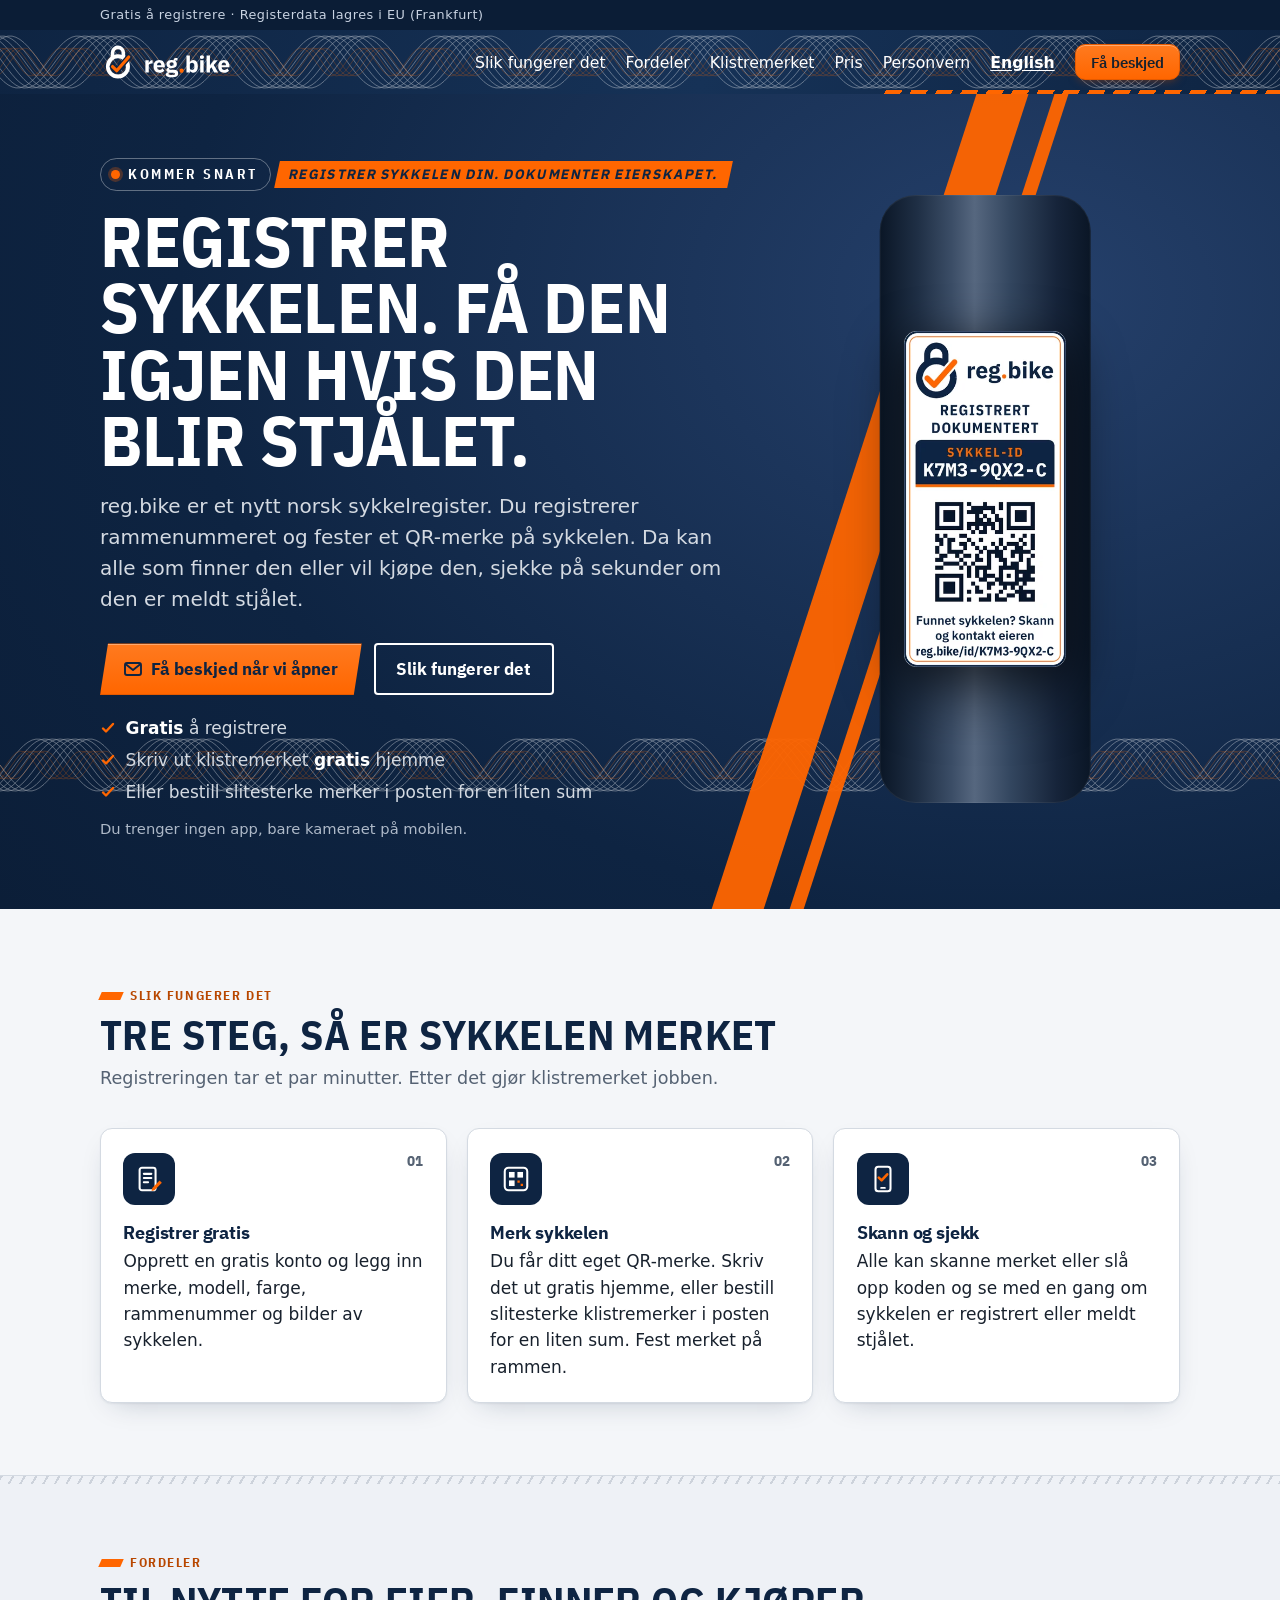
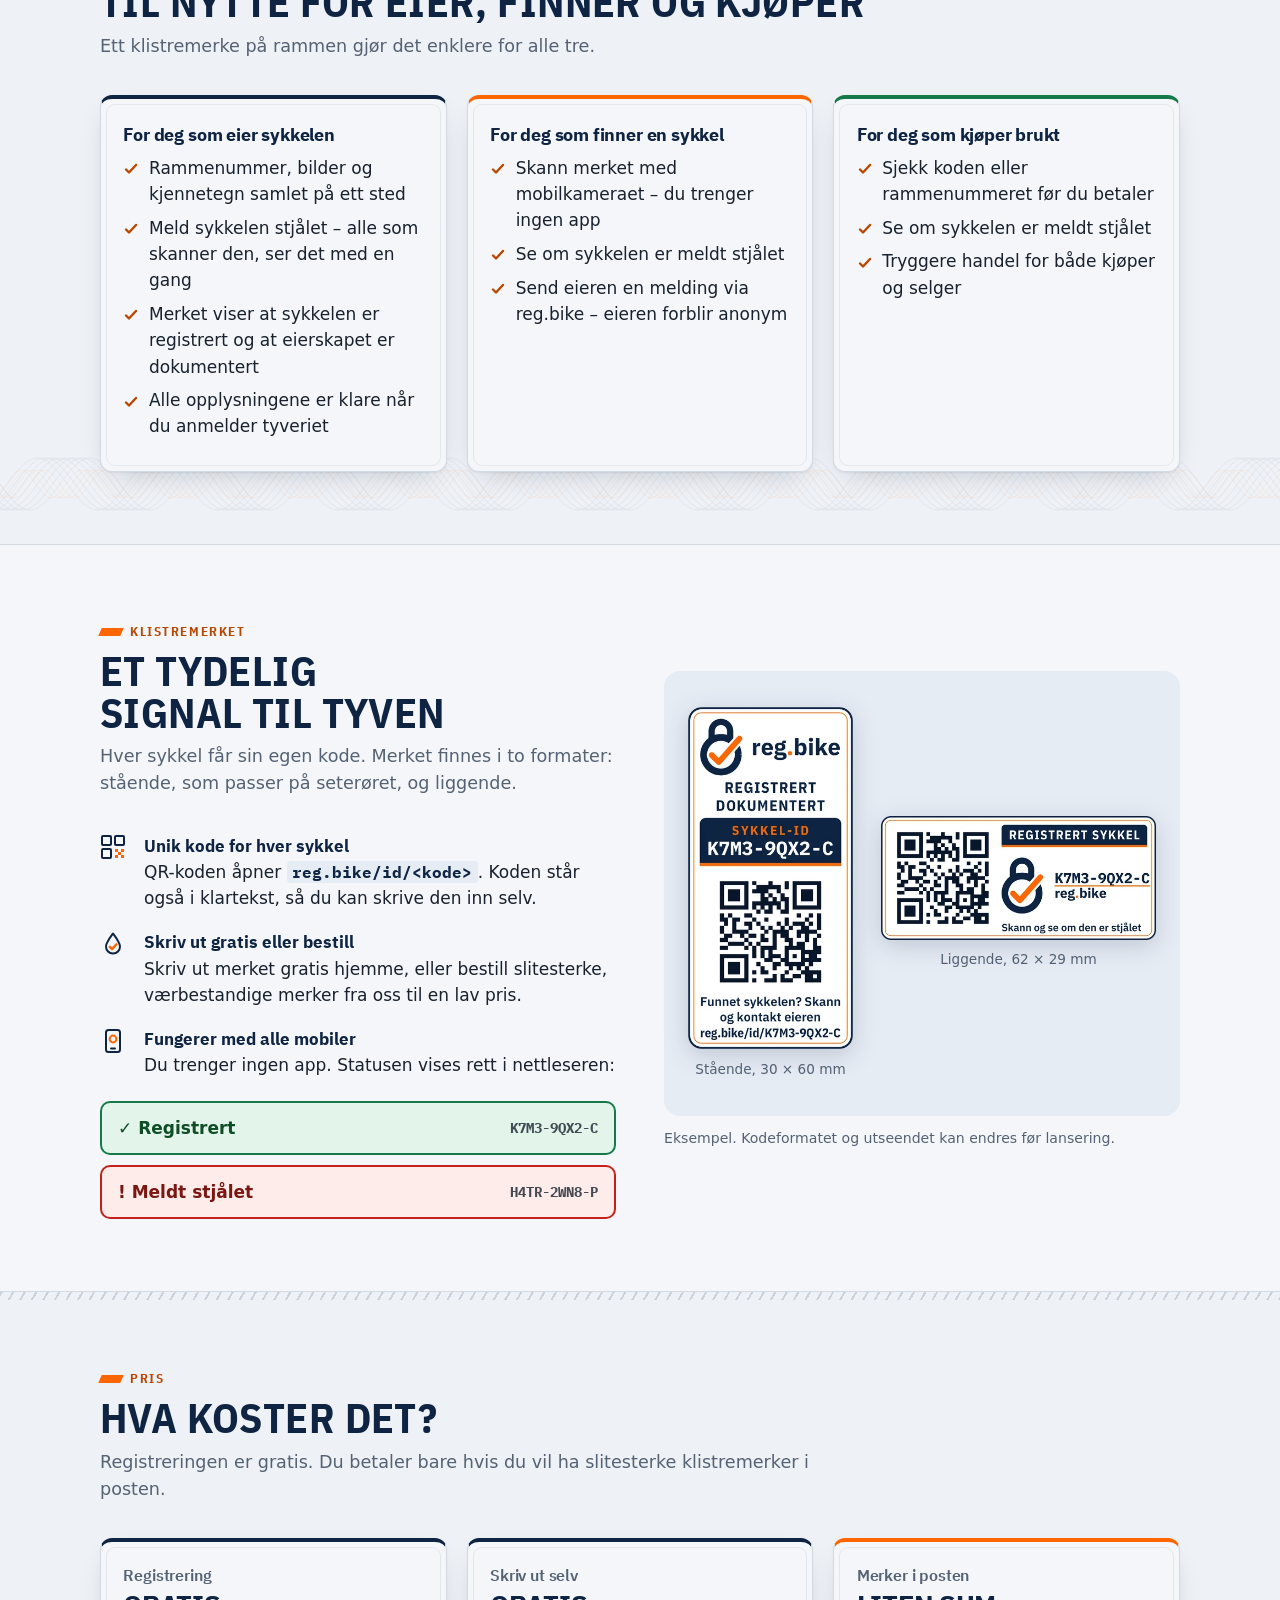
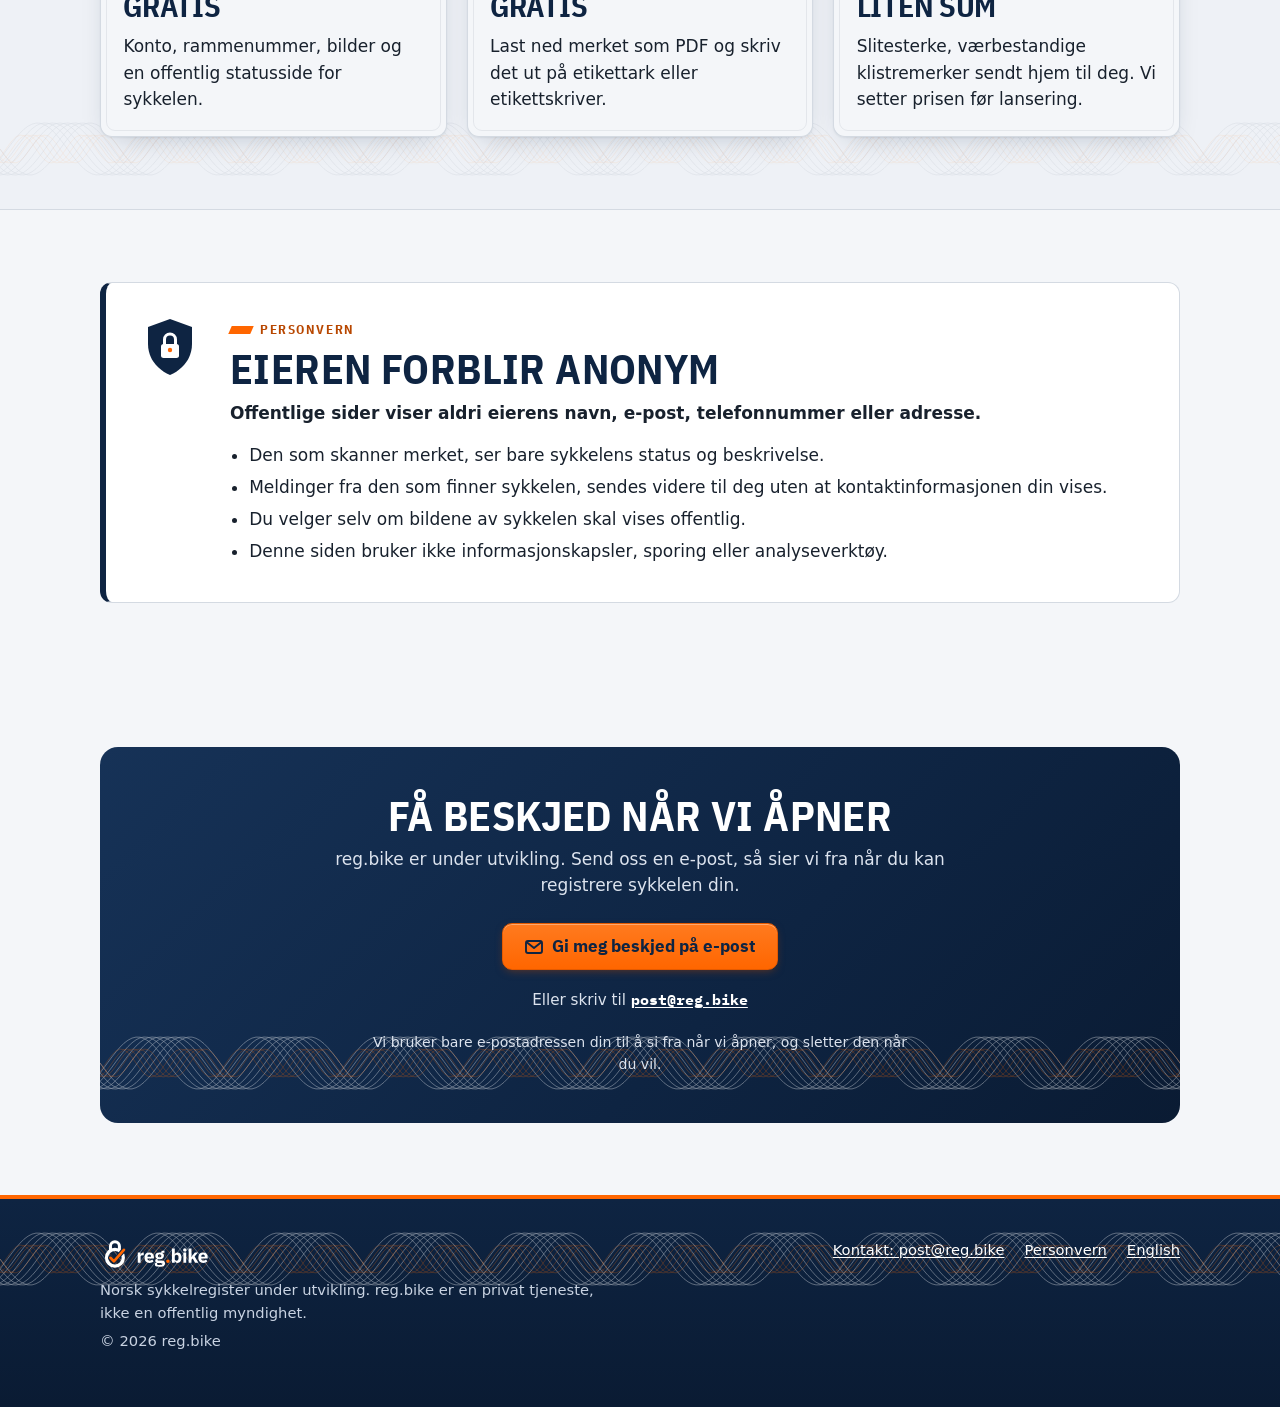
<file: index.html>
<!doctype html>
<html lang="nb">
<head>
<meta charset="utf-8">
<meta name="viewport" content="width=device-width, initial-scale=1">
<meta http-equiv="Content-Security-Policy" content="default-src 'none'; img-src 'self' data:; style-src 'self'; font-src 'self'; manifest-src 'self'; base-uri 'none'; form-action 'none'">
<meta name="referrer" content="strict-origin-when-cross-origin">
<title>reg.bike – norsk sykkelregister · Kommer snart</title>
<meta name="description" content="Registrer sykkelen gratis og få ditt eget QR-merke. Skriv det ut selv, eller bestill slitesterke merker i posten. Alle som finner sykkelen eller vil kjøpe den, kan sjekke om den er meldt stjålet. Kommer snart.">
<link rel="canonical" href="https://reg.bike/">
<link rel="alternate" hreflang="nb" href="https://reg.bike/">
<link rel="alternate" hreflang="en" href="https://reg.bike/en/">
<link rel="alternate" hreflang="x-default" href="https://reg.bike/">
<meta property="og:type" content="website">
<meta property="og:site_name" content="reg.bike">
<meta property="og:url" content="https://reg.bike/">
<meta property="og:title" content="reg.bike · Registrer sykkelen din. Dokumenter eierskapet.">
<meta property="og:description" content="Registrer sykkelen gratis og få ditt eget QR-merke. Skriv det ut selv, eller bestill slitesterke merker i posten. Alle som finner sykkelen eller vil kjøpe den, kan sjekke om den er meldt stjålet. Kommer snart.">
<meta property="og:locale" content="nb_NO">
<meta property="og:locale:alternate" content="en_GB">
<meta property="og:image" content="https://reg.bike/og-image.png">
<meta property="og:image:type" content="image/png">
<meta property="og:image:width" content="1200">
<meta property="og:image:height" content="630">
<meta property="og:image:alt" content="reg.bike-logoen og et QR-merke til sykkelen med teksten «Registrer sykkelen din. Dokumenter eierskapet.»">
<meta name="twitter:card" content="summary_large_image">
<meta name="twitter:title" content="reg.bike · Registrer sykkelen din. Dokumenter eierskapet.">
<meta name="twitter:description" content="Registrer sykkelen gratis og få ditt eget QR-merke. Skriv det ut selv, eller bestill slitesterke merker i posten. Alle som finner sykkelen eller vil kjøpe den, kan sjekke om den er meldt stjålet. Kommer snart.">
<meta name="twitter:image" content="https://reg.bike/og-image.png">
<meta name="twitter:image:alt" content="reg.bike-logoen og et QR-merke til sykkelen med teksten «Registrer sykkelen din. Dokumenter eierskapet.»">
<meta name="theme-color" content="#0E2442">
<link rel="preload" href="fonts/IBMPlexSans-Bold.woff2" as="font" type="font/woff2" crossorigin>
<link rel="preload" href="fonts/IBMPlexSansCondensed-Bold.woff2" as="font" type="font/woff2" crossorigin>
<link rel="stylesheet" href="style.css">
<link rel="icon" href="favicon.ico" sizes="48x48">
<link rel="icon" href="favicon.svg" type="image/svg+xml">
<link rel="apple-touch-icon" href="apple-touch-icon.png">
<link rel="manifest" href="site.webmanifest">
</head>
<body>
<a class="skip" href="#main">Gå til hovedinnholdet</a>
<div class="strip"><div class="wrap">Gratis å registrere · Registerdata lagres i EU (Frankfurt)</div></div>
<header class="top">
  <div class="wrap bar">
    <a class="brand" href="./" aria-label="reg.bike – til forsiden"><img src="img/lockup-reverse.svg" alt="reg.bike" width="128" height="35"></a>
    <nav aria-label="Hovedmeny">
     <ul class="nav">
      <li class="hide-sm"><a href="#slik">Slik fungerer det</a></li>
      <li class="hide-sm"><a href="#fordeler">Fordeler</a></li>
      <li class="hide-sm"><a href="#merket">Klistremerket</a></li>
      <li class="hide-sm"><a href="#pris">Pris</a></li>
      <li class="hide-sm"><a href="#personvern">Personvern</a></li>
      <li><a class="lang" href="en/" hreflang="en" lang="en" aria-label="Read this page in English">English</a></li>
      <li><a class="btn" href="#beskjed">Få beskjed</a></li>
     </ul>
    </nav>
  </div>
</header>
<main id="main">
<section class="hero" aria-labelledby="hero-title">
  <div class="wrap">
    <div>
      <p class="soon">Kommer snart</p>
      <p class="slogan">Registrer sykkelen din. Dokumenter eierskapet.</p>
      <h1 id="hero-title">Registrer sykkelen. Få den igjen hvis den blir stjålet.</h1>
      <p class="lead">reg.bike er et nytt norsk sykkelregister. Du registrerer rammenummeret og fester et QR-merke på sykkelen. Da kan alle som finner den eller vil kjøpe den, sjekke på sekunder om den er meldt stjålet.</p>
      <div class="actions">
        <a class="btn" href="mailto:post@reg.bike?subject=Gi%20meg%20beskjed%20n%C3%A5r%20reg.bike%20%C3%A5pner&amp;body=Hei%21%0A%0AGi%20meg%20beskjed%20n%C3%A5r%20jeg%20kan%20registrere%20sykkelen%20min%20p%C3%A5%20reg.bike.%0A%0A"><svg width="20" height="20" viewBox="0 0 20 20" aria-hidden="true" focusable="false"><rect x="2" y="4" width="16" height="12" rx="2" fill="none" stroke="currentColor" stroke-width="1.9"/><path d="M2.8 5.2L10 11l7.2-5.8" fill="none" stroke="currentColor" stroke-width="1.9" stroke-linejoin="round"/></svg>Få beskjed når vi åpner</a>
        <a class="btn ghost" href="#slik">Slik fungerer det</a>
      </div>
      <ul class="perks"><li><strong>Gratis</strong> å registrere</li><li>Skriv ut klistremerket <strong>gratis</strong> hjemme</li><li>Eller bestill slitesterke merker i posten for en liten sum</li></ul>
      <p class="fine">Du trenger ingen app, bare kameraet på mobilen.</p>
    </div>
    <div class="tube">
      <picture>
        <source type="image/webp" srcset="img/sticker-portrait-30x60-color.webp 1x, img/sticker-portrait-30x60-color@2x.webp 2x">
        <img src="img/sticker-portrait-30x60-color.png" srcset="img/sticker-portrait-30x60-color@2x.png 2x" width="300" height="622" alt="Eksempel på et stående reg.bike-merke til seterøret: «Registrert · Dokumentert», sykkel-ID K7M3-9QX2-C, QR-kode og teksten «Funnet sykkelen? Skann og kontakt eieren»." fetchpriority="high">
      </picture>
    </div>
  </div>
</section>

<section class="section" id="slik" aria-labelledby="how-title">
  <div class="wrap">
    <p class="kicker">Slik fungerer det</p>
    <h2 id="how-title">Tre steg, så er sykkelen merket</h2>
    <p class="intro">Registreringen tar et par minutter. Etter det gjør klistremerket jobben.</p>
    <ol class="steps">
      <li class="step"><span class="num" aria-hidden="true">01</span><span class="icon"><svg viewBox="0 0 32 32" aria-hidden="true" focusable="false"><rect x="6" y="4" width="17" height="24" rx="2.5" fill="none" stroke="#FFFFFF" stroke-width="2.2"/><path d="M10.5 10.5h8M10.5 15h8M10.5 19.5h4.5" stroke="#FFFFFF" stroke-width="2.2" stroke-linecap="round"/><path d="M19.5 25.5l7.8-7.8 2.4 2.4-7.8 7.8-3.2.8z" fill="#FF6600"/></svg></span>
        <h3>Registrer gratis</h3><p>Opprett en gratis konto og legg inn merke, modell, farge, rammenummer og bilder av sykkelen.</p></li>
      <li class="step"><span class="num" aria-hidden="true">02</span><span class="icon"><svg viewBox="0 0 32 32" aria-hidden="true" focusable="false"><rect x="4" y="4" width="24" height="24" rx="4" fill="none" stroke="#FFFFFF" stroke-width="2.2"/><rect x="8.5" y="8.5" width="6" height="6" fill="#FFFFFF"/><rect x="17.5" y="8.5" width="6" height="6" fill="#FFFFFF"/><rect x="8.5" y="17.5" width="6" height="6" fill="#FFFFFF"/><path d="M17.5 17.5h2.5v2.5h-2.5zM21 21h2.5v2.5H21z" fill="#FF6600"/></svg></span>
        <h3>Merk sykkelen</h3><p>Du får ditt eget QR-merke. Skriv det ut gratis hjemme, eller bestill slitesterke klistremerker i posten for en liten sum. Fest merket på rammen.</p></li>
      <li class="step"><span class="num" aria-hidden="true">03</span><span class="icon"><svg viewBox="0 0 32 32" aria-hidden="true" focusable="false"><rect x="8" y="3" width="16" height="26" rx="3" fill="none" stroke="#FFFFFF" stroke-width="2.2"/><path d="M14 25.5h4" stroke="#FFFFFF" stroke-width="2" stroke-linecap="round"/><path d="M11.5 14.5l3 3 6-6.5" fill="none" stroke="#FF6600" stroke-width="2.8" stroke-linecap="round" stroke-linejoin="round"/></svg></span>
        <h3>Skann og sjekk</h3><p>Alle kan skanne merket eller slå opp koden og se med en gang om sykkelen er registrert eller meldt stjålet.</p></li>
    </ol>
  </div>
</section>

<section class="section alt" id="fordeler" aria-labelledby="ben-title">
  <div class="wrap">
    <p class="kicker">Fordeler</p>
    <h2 id="ben-title">Til nytte for eier, finner og kjøper</h2>
    <p class="intro">Ett klistremerke på rammen gjør det enklere for alle tre.</p>
    <div class="cards">
      <article class="card owner"><h3>For deg som eier sykkelen</h3><ul><li>Rammenummer, bilder og kjennetegn samlet på ett sted</li><li>Meld sykkelen stjålet – alle som skanner den, ser det med en gang</li><li>Merket viser at sykkelen er registrert og at eierskapet er dokumentert</li><li>Alle opplysningene er klare når du anmelder tyveriet</li></ul></article>
      <article class="card finder"><h3>For deg som finner en sykkel</h3><ul><li>Skann merket med mobilkameraet – du trenger ingen app</li><li>Se om sykkelen er meldt stjålet</li><li>Send eieren en melding via reg.bike – eieren forblir anonym</li></ul></article>
      <article class="card buyer"><h3>For deg som kjøper brukt</h3><ul><li>Sjekk koden eller rammenummeret før du betaler</li><li>Se om sykkelen er meldt stjålet</li><li>Tryggere handel for både kjøper og selger</li></ul></article>
    </div>
  </div>
</section>

<section class="section" id="merket" aria-labelledby="st-title">
  <div class="wrap sticker-grid">
    <div>
      <p class="kicker">Klistremerket</p>
      <h2 id="st-title">Et tydelig signal til tyven</h2>
      <p class="intro">Hver sykkel får sin egen kode. Merket finnes i to formater: stående, som passer på seterøret, og liggende.</p>
      <ul class="facts">
        <li><svg viewBox="0 0 26 26" aria-hidden="true" focusable="false"><rect x="2" y="2" width="9" height="9" rx="1" fill="none" stroke="#0E2442" stroke-width="2"/><rect x="15" y="2" width="9" height="9" rx="1" fill="none" stroke="#0E2442" stroke-width="2"/><rect x="2" y="15" width="9" height="9" rx="1" fill="none" stroke="#0E2442" stroke-width="2"/><path d="M15 15h3v3h-3zM21 15h3v3h-3zM18 18h3v3h-3zM15 21h3v3h-3zM21 21h3v3h-3z" fill="#FF6600"/></svg><div><strong>Unik kode for hver sykkel</strong>QR-koden åpner <span class="url">reg.bike/id/&lt;kode&gt;</span>. Koden står også i klartekst, så du kan skrive den inn selv.</div></li>
        <li><svg viewBox="0 0 26 26" aria-hidden="true" focusable="false"><path d="M13 2.5C9 8 6 11.8 6 15.6a7 7 0 0 0 14 0C20 11.8 17 8 13 2.5z" fill="none" stroke="#0E2442" stroke-width="2" stroke-linejoin="round"/><path d="M9.8 15.8l2.3 2.3 4.3-4.8" fill="none" stroke="#FF6600" stroke-width="2.4" stroke-linecap="round" stroke-linejoin="round"/></svg><div><strong>Skriv ut gratis eller bestill</strong>Skriv ut merket gratis hjemme, eller bestill slitesterke, værbestandige merker fra oss til en lav pris.</div></li>
        <li><svg viewBox="0 0 26 26" aria-hidden="true" focusable="false"><rect x="6" y="2" width="14" height="22" rx="2.5" fill="none" stroke="#0E2442" stroke-width="2"/><circle cx="13" cy="11" r="3.4" fill="none" stroke="#FF6600" stroke-width="2"/><path d="M11 20.5h4" stroke="#0E2442" stroke-width="2" stroke-linecap="round"/></svg><div><strong>Fungerer med alle mobiler</strong>Du trenger ingen app. Statusen vises rett i nettleseren:</div></li>
      </ul>
      <div class="status" role="list">
        <div class="pill ok" role="listitem">✓ Registrert<code>K7M3-9QX2-C</code></div>
        <div class="pill bad" role="listitem">! Meldt stjålet<code>H4TR-2WN8-P</code></div>
      </div>
    </div>
    <div>
      <div class="sticker-show">
        <figure class="portrait">
          <picture><source type="image/webp" srcset="img/sticker-portrait-30x60-color.webp 1x, img/sticker-portrait-30x60-color@2x.webp 2x"><img src="img/sticker-portrait-30x60-color.png" width="300" height="622" alt="Stående reg.bike-merke med sykkel-ID og QR-kode" decoding="async"></picture>
          <figcaption>Stående, 30&nbsp;×&nbsp;60&nbsp;mm</figcaption>
        </figure>
        <figure class="landscape">
          <picture><source type="image/webp" srcset="img/sticker-62x29-color.webp 1x, img/sticker-62x29-color@2x.webp 2x"><img src="img/sticker-62x29-color.png" width="520" height="234" alt="Liggende reg.bike-merke med teksten «Registrert sykkel», QR-kode, koden K7M3-9QX2-C og «Skann og se om den er stjålet»" decoding="async"></picture>
          <figcaption>Liggende, 62&nbsp;×&nbsp;29&nbsp;mm</figcaption>
        </figure>
      </div>
      <p class="hint">Eksempel. Kodeformatet og utseendet kan endres før lansering.</p>
    </div>
  </div>
</section>

<section class="section alt" id="pris" aria-labelledby="pc-title">
  <div class="wrap">
    <p class="kicker">Pris</p>
    <h2 id="pc-title">Hva koster det?</h2>
    <p class="intro">Registreringen er gratis. Du betaler bare hvis du vil ha slitesterke klistremerker i posten.</p>
    <div class="prices">
      <article class="price free"><h3>Registrering</h3><p class="amt">Gratis</p><p>Konto, rammenummer, bilder og en offentlig statusside for sykkelen.</p></article>
      <article class="price free"><h3>Skriv ut selv</h3><p class="amt">Gratis</p><p>Last ned merket som PDF og skriv det ut på etikettark eller etikettskriver.</p></article>
      <article class="price paid"><h3>Merker i posten</h3><p class="amt">Liten sum</p><p>Slitesterke, værbestandige klistremerker sendt hjem til deg. Vi setter prisen før lansering.</p></article>
    </div>
  </div>
</section>

<section class="section" id="personvern" aria-labelledby="pr-title">
  <div class="wrap">
    <div class="privacy">
      <svg class="shield" viewBox="0 0 64 64" aria-hidden="true" focusable="false"><path d="M32 4l22 8v17c0 14.5-9.4 25.6-22 31C19.4 54.6 10 43.5 10 29V12z" fill="#0E2442"/><rect x="23" y="29" width="18" height="14" rx="2.5" fill="#fff"/><path d="M26.5 29v-4.5a5.5 5.5 0 0 1 11 0V29" fill="none" stroke="#fff" stroke-width="3"/><circle cx="32" cy="35" r="2.2" fill="#FF6600"/></svg>
      <div>
        <p class="kicker">Personvern</p>
        <h2 id="pr-title">Eieren forblir anonym</h2>
        <p><strong>Offentlige sider viser aldri eierens navn, e-post, telefonnummer eller adresse.</strong></p>
        <ul><li>Den som skanner merket, ser bare sykkelens status og beskrivelse.</li><li>Meldinger fra den som finner sykkelen, sendes videre til deg uten at kontaktinformasjonen din vises.</li><li>Du velger selv om bildene av sykkelen skal vises offentlig.</li><li>Denne siden bruker ikke informasjonskapsler, sporing eller analyseverktøy.</li></ul>
      </div>
    </div>
  </div>
</section>

<section class="section" id="beskjed" aria-labelledby="nt-title">
  <div class="wrap">
    <div class="notify">
      <h2 id="nt-title">Få beskjed når vi åpner</h2>
      <p>reg.bike er under utvikling. Send oss en e-post, så sier vi fra når du kan registrere sykkelen din.</p>
      <a class="btn" href="mailto:post@reg.bike?subject=Gi%20meg%20beskjed%20n%C3%A5r%20reg.bike%20%C3%A5pner&amp;body=Hei%21%0A%0AGi%20meg%20beskjed%20n%C3%A5r%20jeg%20kan%20registrere%20sykkelen%20min%20p%C3%A5%20reg.bike.%0A%0A"><svg width="20" height="20" viewBox="0 0 20 20" aria-hidden="true" focusable="false"><rect x="2" y="4" width="16" height="12" rx="2" fill="none" stroke="currentColor" stroke-width="1.9"/><path d="M2.8 5.2L10 11l7.2-5.8" fill="none" stroke="currentColor" stroke-width="1.9" stroke-linejoin="round"/></svg>Gi meg beskjed på e-post</a>
      <p class="addr">Eller skriv til <a href="mailto:post@reg.bike">post@reg.bike</a></p>
      <p class="small">Vi bruker bare e-postadressen din til å si fra når vi åpner, og sletter den når du vil.</p>
    </div>
  </div>
</section>
</main>
<footer class="foot">
  <div class="wrap">
    <div>
      <img src="img/lockup-reverse.svg" alt="reg.bike" width="110" height="30" loading="lazy">
      <p>Norsk sykkelregister under utvikling. reg.bike er en privat tjeneste, ikke en offentlig myndighet.</p>
      <p>© 2026 reg.bike</p>
    </div>
    <nav aria-label="Bunnmeny">
      <ul>
        <li><a href="mailto:post@reg.bike">Kontakt: post@reg.bike</a></li>
        <li><a href="#personvern">Personvern</a></li>
        <li><a href="en/" hreflang="en" lang="en">English</a></li>
      </ul>
    </nav>
  </div>
</footer>
</body>
</html>
</file>
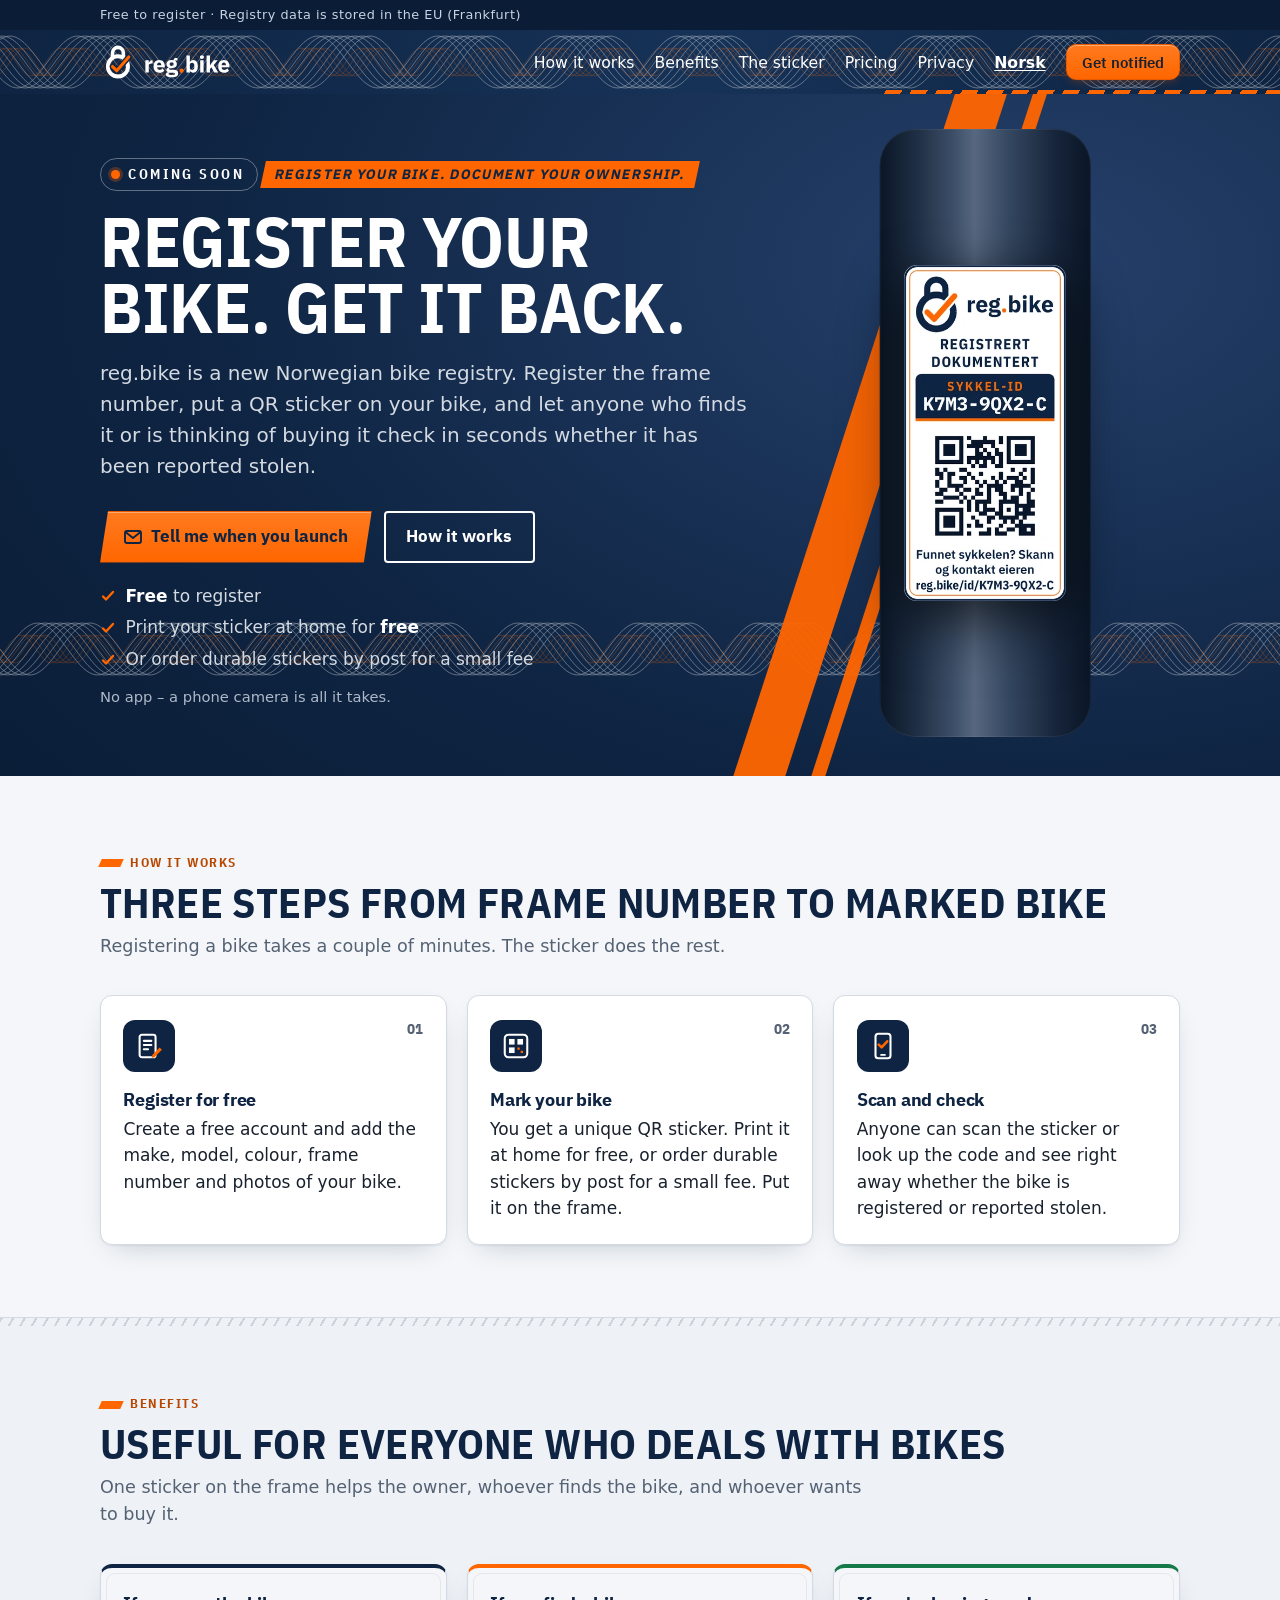
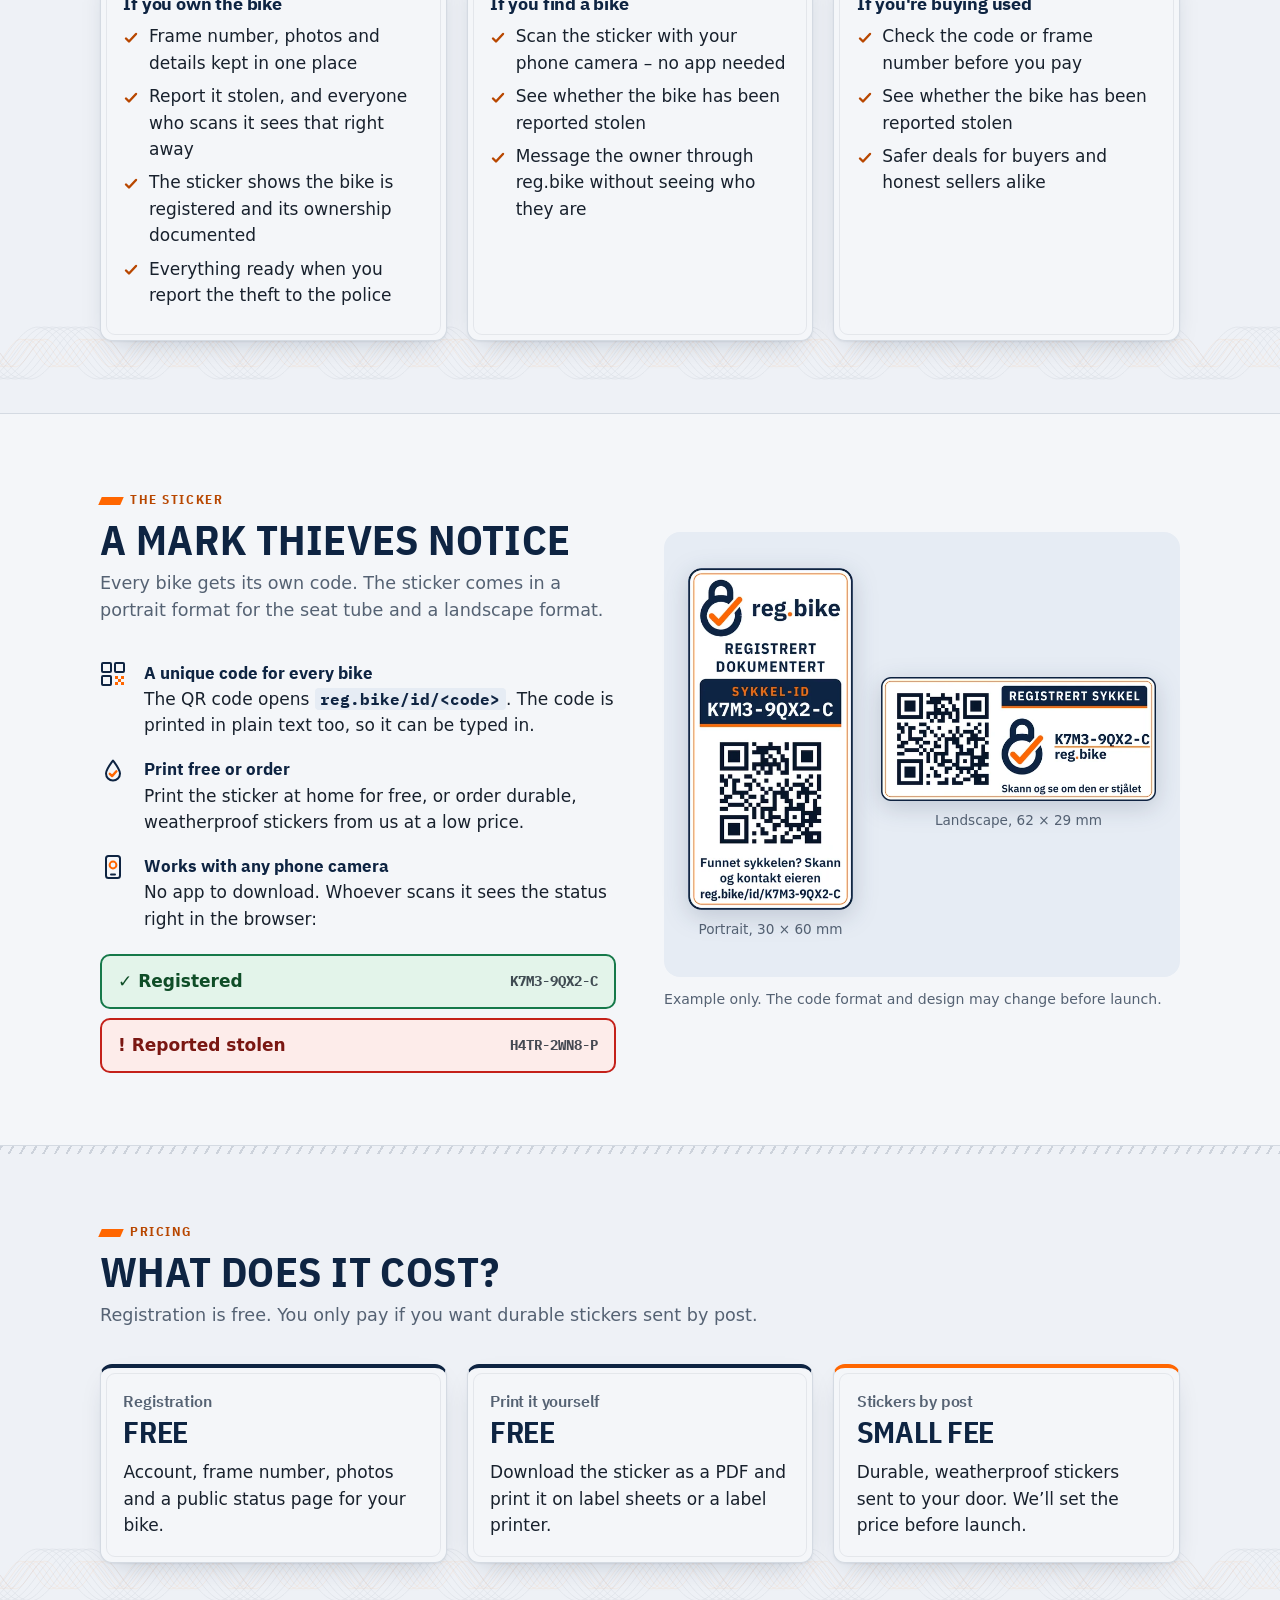
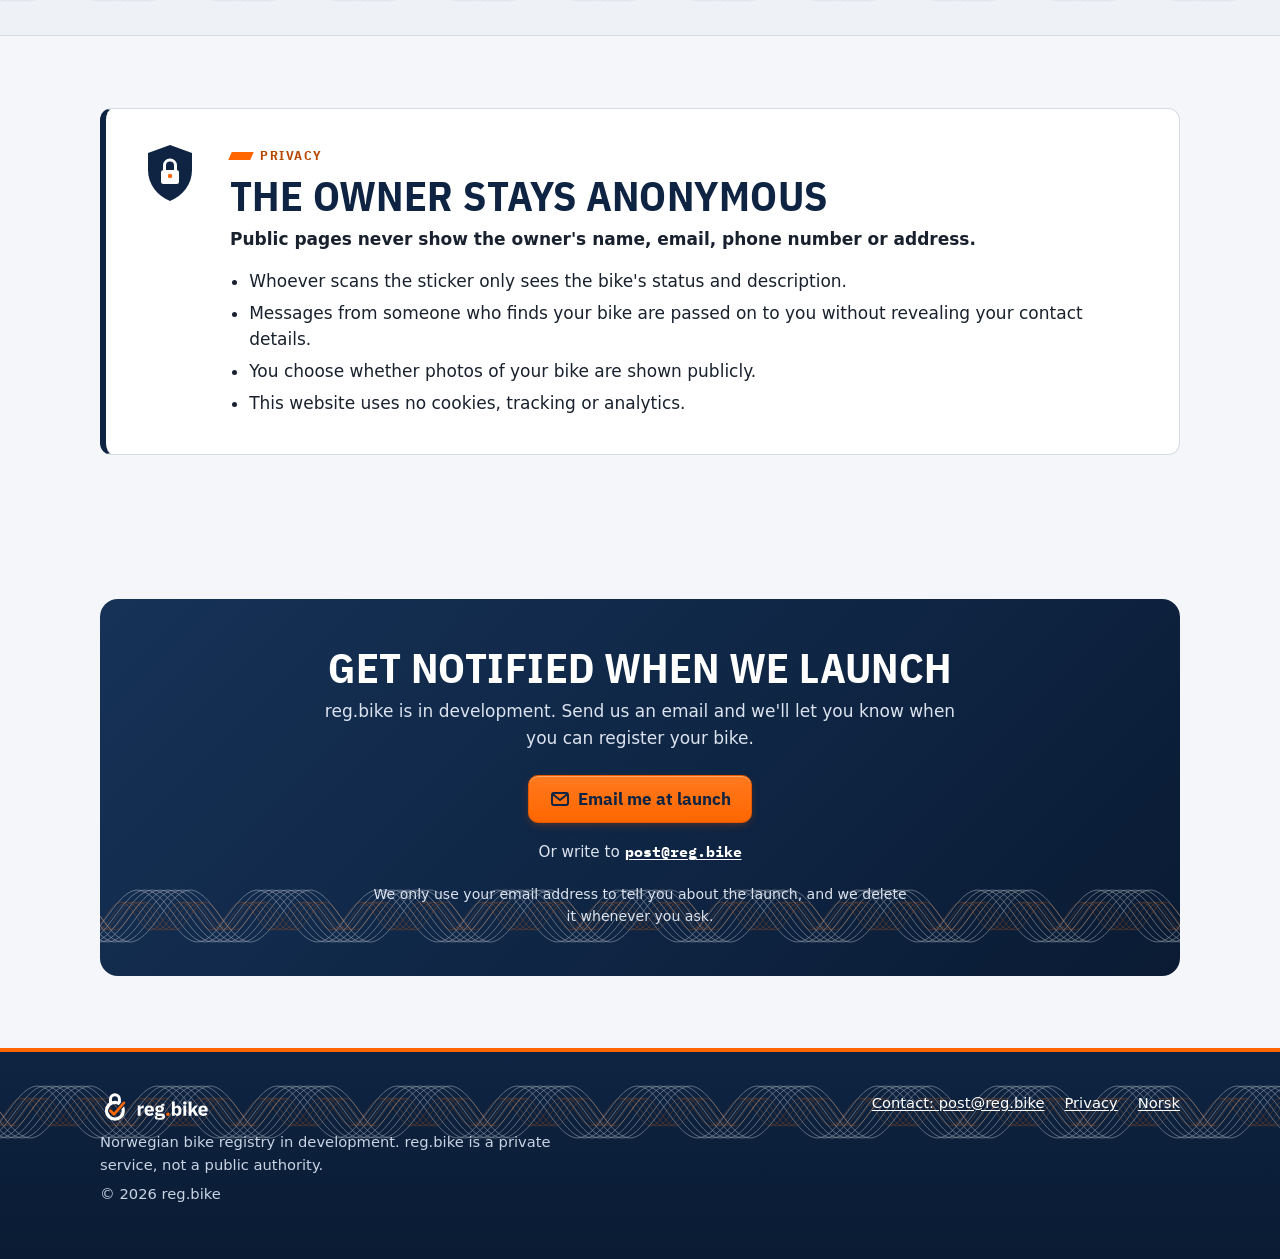
<file: en/index.html>
<!doctype html>
<html lang="en">
<head>
<meta charset="utf-8">
<meta name="viewport" content="width=device-width, initial-scale=1">
<meta http-equiv="Content-Security-Policy" content="default-src 'none'; img-src 'self' data:; style-src 'self'; font-src 'self'; manifest-src 'self'; base-uri 'none'; form-action 'none'">
<meta name="referrer" content="strict-origin-when-cross-origin">
<title>reg.bike – the Norwegian bike registry · Coming soon</title>
<meta name="description" content="Register your bike for free and get a unique QR sticker. Print it yourself or order durable stickers by post. Anyone who finds your bike or wants to buy it can check whether it is registered or reported stolen. Coming soon.">
<link rel="canonical" href="https://reg.bike/en/">
<link rel="alternate" hreflang="nb" href="https://reg.bike/">
<link rel="alternate" hreflang="en" href="https://reg.bike/en/">
<link rel="alternate" hreflang="x-default" href="https://reg.bike/">
<meta property="og:type" content="website">
<meta property="og:site_name" content="reg.bike">
<meta property="og:url" content="https://reg.bike/en/">
<meta property="og:title" content="reg.bike · Register your bike. Document your ownership.">
<meta property="og:description" content="Register your bike for free and get a unique QR sticker. Print it yourself or order durable stickers by post. Anyone who finds your bike or wants to buy it can check whether it is registered or reported stolen. Coming soon.">
<meta property="og:locale" content="en_GB">
<meta property="og:locale:alternate" content="nb_NO">
<meta property="og:image" content="https://reg.bike/og-image-en.png">
<meta property="og:image:type" content="image/png">
<meta property="og:image:width" content="1200">
<meta property="og:image:height" content="630">
<meta property="og:image:alt" content="reg.bike logo and a QR bike sticker with the words “Register your bike. Document your ownership.”">
<meta name="twitter:card" content="summary_large_image">
<meta name="twitter:title" content="reg.bike · Register your bike. Document your ownership.">
<meta name="twitter:description" content="Register your bike for free and get a unique QR sticker. Print it yourself or order durable stickers by post. Anyone who finds your bike or wants to buy it can check whether it is registered or reported stolen. Coming soon.">
<meta name="twitter:image" content="https://reg.bike/og-image-en.png">
<meta name="twitter:image:alt" content="reg.bike logo and a QR bike sticker with the words “Register your bike. Document your ownership.”">
<meta name="theme-color" content="#0E2442">
<link rel="preload" href="../fonts/IBMPlexSans-Bold.woff2" as="font" type="font/woff2" crossorigin>
<link rel="preload" href="../fonts/IBMPlexSansCondensed-Bold.woff2" as="font" type="font/woff2" crossorigin>
<link rel="stylesheet" href="../style.css">
<link rel="icon" href="../favicon.ico" sizes="48x48">
<link rel="icon" href="../favicon.svg" type="image/svg+xml">
<link rel="apple-touch-icon" href="../apple-touch-icon.png">
<link rel="manifest" href="../site.webmanifest">
</head>
<body>
<a class="skip" href="#main">Skip to content</a>
<div class="strip"><div class="wrap">Free to register · Registry data is stored in the EU (Frankfurt)</div></div>
<header class="top">
  <div class="wrap bar">
    <a class="brand" href="../" aria-label="reg.bike – home"><img src="../img/lockup-reverse.svg" alt="reg.bike" width="128" height="35"></a>
    <nav aria-label="Main menu">
     <ul class="nav">
      <li class="hide-sm"><a href="#how">How it works</a></li>
      <li class="hide-sm"><a href="#benefits">Benefits</a></li>
      <li class="hide-sm"><a href="#sticker">The sticker</a></li>
      <li class="hide-sm"><a href="#pricing">Pricing</a></li>
      <li class="hide-sm"><a href="#privacy">Privacy</a></li>
      <li><a class="lang" href="../" hreflang="nb" lang="nb" aria-label="Les siden på norsk">Norsk</a></li>
      <li><a class="btn" href="#notify">Get notified</a></li>
     </ul>
    </nav>
  </div>
</header>
<main id="main">
<section class="hero" aria-labelledby="hero-title">
  <div class="wrap">
    <div>
      <p class="soon">Coming soon</p>
      <p class="slogan">Register your bike. Document your ownership.</p>
      <h1 id="hero-title">Register your bike. Get it back.</h1>
      <p class="lead">reg.bike is a new Norwegian bike registry. Register the frame number, put a QR sticker on your bike, and let anyone who finds it or is thinking of buying it check in seconds whether it has been reported stolen.</p>
      <div class="actions">
        <a class="btn" href="mailto:post@reg.bike?subject=Let%20me%20know%20when%20reg.bike%20launches&amp;body=Hi%21%0A%0APlease%20let%20me%20know%20when%20I%20can%20register%20my%20bike%20on%20reg.bike.%0A%0A"><svg width="20" height="20" viewBox="0 0 20 20" aria-hidden="true" focusable="false"><rect x="2" y="4" width="16" height="12" rx="2" fill="none" stroke="currentColor" stroke-width="1.9"/><path d="M2.8 5.2L10 11l7.2-5.8" fill="none" stroke="currentColor" stroke-width="1.9" stroke-linejoin="round"/></svg>Tell me when you launch</a>
        <a class="btn ghost" href="#how">How it works</a>
      </div>
      <ul class="perks"><li><strong>Free</strong> to register</li><li>Print your sticker at home for <strong>free</strong></li><li>Or order durable stickers by post for a small fee</li></ul>
      <p class="fine">No app – a phone camera is all it takes.</p>
    </div>
    <div class="tube">
      <picture>
        <source type="image/webp" srcset="../img/sticker-portrait-30x60-color.webp 1x, ../img/sticker-portrait-30x60-color@2x.webp 2x">
        <img src="../img/sticker-portrait-30x60-color.png" srcset="../img/sticker-portrait-30x60-color@2x.png 2x" width="300" height="622" alt="Example of a portrait reg.bike sticker on a seat tube, showing bike ID K7M3-9QX2-C, a QR code and the text “Found this bike? Scan to contact the owner” in Norwegian." fetchpriority="high">
      </picture>
    </div>
  </div>
</section>

<section class="section" id="how" aria-labelledby="how-title">
  <div class="wrap">
    <p class="kicker">How it works</p>
    <h2 id="how-title">Three steps from frame number to marked bike</h2>
    <p class="intro">Registering a bike takes a couple of minutes. The sticker does the rest.</p>
    <ol class="steps">
      <li class="step"><span class="num" aria-hidden="true">01</span><span class="icon"><svg viewBox="0 0 32 32" aria-hidden="true" focusable="false"><rect x="6" y="4" width="17" height="24" rx="2.5" fill="none" stroke="#FFFFFF" stroke-width="2.2"/><path d="M10.5 10.5h8M10.5 15h8M10.5 19.5h4.5" stroke="#FFFFFF" stroke-width="2.2" stroke-linecap="round"/><path d="M19.5 25.5l7.8-7.8 2.4 2.4-7.8 7.8-3.2.8z" fill="#FF6600"/></svg></span>
        <h3>Register for free</h3><p>Create a free account and add the make, model, colour, frame number and photos of your bike.</p></li>
      <li class="step"><span class="num" aria-hidden="true">02</span><span class="icon"><svg viewBox="0 0 32 32" aria-hidden="true" focusable="false"><rect x="4" y="4" width="24" height="24" rx="4" fill="none" stroke="#FFFFFF" stroke-width="2.2"/><rect x="8.5" y="8.5" width="6" height="6" fill="#FFFFFF"/><rect x="17.5" y="8.5" width="6" height="6" fill="#FFFFFF"/><rect x="8.5" y="17.5" width="6" height="6" fill="#FFFFFF"/><path d="M17.5 17.5h2.5v2.5h-2.5zM21 21h2.5v2.5H21z" fill="#FF6600"/></svg></span>
        <h3>Mark your bike</h3><p>You get a unique QR sticker. Print it at home for free, or order durable stickers by post for a small fee. Put it on the frame.</p></li>
      <li class="step"><span class="num" aria-hidden="true">03</span><span class="icon"><svg viewBox="0 0 32 32" aria-hidden="true" focusable="false"><rect x="8" y="3" width="16" height="26" rx="3" fill="none" stroke="#FFFFFF" stroke-width="2.2"/><path d="M14 25.5h4" stroke="#FFFFFF" stroke-width="2" stroke-linecap="round"/><path d="M11.5 14.5l3 3 6-6.5" fill="none" stroke="#FF6600" stroke-width="2.8" stroke-linecap="round" stroke-linejoin="round"/></svg></span>
        <h3>Scan and check</h3><p>Anyone can scan the sticker or look up the code and see right away whether the bike is registered or reported stolen.</p></li>
    </ol>
  </div>
</section>

<section class="section alt" id="benefits" aria-labelledby="ben-title">
  <div class="wrap">
    <p class="kicker">Benefits</p>
    <h2 id="ben-title">Useful for everyone who deals with bikes</h2>
    <p class="intro">One sticker on the frame helps the owner, whoever finds the bike, and whoever wants to buy it.</p>
    <div class="cards">
      <article class="card owner"><h3>If you own the bike</h3><ul><li>Frame number, photos and details kept in one place</li><li>Report it stolen, and everyone who scans it sees that right away</li><li>The sticker shows the bike is registered and its ownership documented</li><li>Everything ready when you report the theft to the police</li></ul></article>
      <article class="card finder"><h3>If you find a bike</h3><ul><li>Scan the sticker with your phone camera – no app needed</li><li>See whether the bike has been reported stolen</li><li>Message the owner through reg.bike without seeing who they are</li></ul></article>
      <article class="card buyer"><h3>If you're buying used</h3><ul><li>Check the code or frame number before you pay</li><li>See whether the bike has been reported stolen</li><li>Safer deals for buyers and honest sellers alike</li></ul></article>
    </div>
  </div>
</section>

<section class="section" id="sticker" aria-labelledby="st-title">
  <div class="wrap sticker-grid">
    <div>
      <p class="kicker">The sticker</p>
      <h2 id="st-title">A mark thieves notice</h2>
      <p class="intro">Every bike gets its own code. The sticker comes in a portrait format for the seat tube and a landscape format.</p>
      <ul class="facts">
        <li><svg viewBox="0 0 26 26" aria-hidden="true" focusable="false"><rect x="2" y="2" width="9" height="9" rx="1" fill="none" stroke="#0E2442" stroke-width="2"/><rect x="15" y="2" width="9" height="9" rx="1" fill="none" stroke="#0E2442" stroke-width="2"/><rect x="2" y="15" width="9" height="9" rx="1" fill="none" stroke="#0E2442" stroke-width="2"/><path d="M15 15h3v3h-3zM21 15h3v3h-3zM18 18h3v3h-3zM15 21h3v3h-3zM21 21h3v3h-3z" fill="#FF6600"/></svg><div><strong>A unique code for every bike</strong>The QR code opens <span class="url">reg.bike/id/&lt;code&gt;</span>. The code is printed in plain text too, so it can be typed in.</div></li>
        <li><svg viewBox="0 0 26 26" aria-hidden="true" focusable="false"><path d="M13 2.5C9 8 6 11.8 6 15.6a7 7 0 0 0 14 0C20 11.8 17 8 13 2.5z" fill="none" stroke="#0E2442" stroke-width="2" stroke-linejoin="round"/><path d="M9.8 15.8l2.3 2.3 4.3-4.8" fill="none" stroke="#FF6600" stroke-width="2.4" stroke-linecap="round" stroke-linejoin="round"/></svg><div><strong>Print free or order</strong>Print the sticker at home for free, or order durable, weatherproof stickers from us at a low price.</div></li>
        <li><svg viewBox="0 0 26 26" aria-hidden="true" focusable="false"><rect x="6" y="2" width="14" height="22" rx="2.5" fill="none" stroke="#0E2442" stroke-width="2"/><circle cx="13" cy="11" r="3.4" fill="none" stroke="#FF6600" stroke-width="2"/><path d="M11 20.5h4" stroke="#0E2442" stroke-width="2" stroke-linecap="round"/></svg><div><strong>Works with any phone camera</strong>No app to download. Whoever scans it sees the status right in the browser:</div></li>
      </ul>
      <div class="status" role="list">
        <div class="pill ok" role="listitem">✓ Registered<code>K7M3-9QX2-C</code></div>
        <div class="pill bad" role="listitem">! Reported stolen<code>H4TR-2WN8-P</code></div>
      </div>
    </div>
    <div>
      <div class="sticker-show">
        <figure class="portrait">
          <picture><source type="image/webp" srcset="../img/sticker-portrait-30x60-color.webp 1x, ../img/sticker-portrait-30x60-color@2x.webp 2x"><img src="../img/sticker-portrait-30x60-color.png" width="300" height="622" alt="Portrait reg.bike sticker with bike ID and QR code" decoding="async"></picture>
          <figcaption>Portrait, 30&nbsp;×&nbsp;60&nbsp;mm</figcaption>
        </figure>
        <figure class="landscape">
          <picture><source type="image/webp" srcset="../img/sticker-62x29-color.webp 1x, ../img/sticker-62x29-color@2x.webp 2x"><img src="../img/sticker-62x29-color.png" width="520" height="234" alt="Landscape reg.bike sticker reading “Registered bike” in Norwegian, with a QR code, the code K7M3-9QX2-C and “Scan to see if it&#x27;s stolen”" decoding="async"></picture>
          <figcaption>Landscape, 62&nbsp;×&nbsp;29&nbsp;mm</figcaption>
        </figure>
      </div>
      <p class="hint">Example only. The code format and design may change before launch.</p>
    </div>
  </div>
</section>

<section class="section alt" id="pricing" aria-labelledby="pc-title">
  <div class="wrap">
    <p class="kicker">Pricing</p>
    <h2 id="pc-title">What does it cost?</h2>
    <p class="intro">Registration is free. You only pay if you want durable stickers sent by post.</p>
    <div class="prices">
      <article class="price free"><h3>Registration</h3><p class="amt">Free</p><p>Account, frame number, photos and a public status page for your bike.</p></article>
      <article class="price free"><h3>Print it yourself</h3><p class="amt">Free</p><p>Download the sticker as a PDF and print it on label sheets or a label printer.</p></article>
      <article class="price paid"><h3>Stickers by post</h3><p class="amt">Small fee</p><p>Durable, weatherproof stickers sent to your door. We’ll set the price before launch.</p></article>
    </div>
  </div>
</section>

<section class="section" id="privacy" aria-labelledby="pr-title">
  <div class="wrap">
    <div class="privacy">
      <svg class="shield" viewBox="0 0 64 64" aria-hidden="true" focusable="false"><path d="M32 4l22 8v17c0 14.5-9.4 25.6-22 31C19.4 54.6 10 43.5 10 29V12z" fill="#0E2442"/><rect x="23" y="29" width="18" height="14" rx="2.5" fill="#fff"/><path d="M26.5 29v-4.5a5.5 5.5 0 0 1 11 0V29" fill="none" stroke="#fff" stroke-width="3"/><circle cx="32" cy="35" r="2.2" fill="#FF6600"/></svg>
      <div>
        <p class="kicker">Privacy</p>
        <h2 id="pr-title">The owner stays anonymous</h2>
        <p><strong>Public pages never show the owner's name, email, phone number or address.</strong></p>
        <ul><li>Whoever scans the sticker only sees the bike's status and description.</li><li>Messages from someone who finds your bike are passed on to you without revealing your contact details.</li><li>You choose whether photos of your bike are shown publicly.</li><li>This website uses no cookies, tracking or analytics.</li></ul>
      </div>
    </div>
  </div>
</section>

<section class="section" id="notify" aria-labelledby="nt-title">
  <div class="wrap">
    <div class="notify">
      <h2 id="nt-title">Get notified when we launch</h2>
      <p>reg.bike is in development. Send us an email and we'll let you know when you can register your bike.</p>
      <a class="btn" href="mailto:post@reg.bike?subject=Let%20me%20know%20when%20reg.bike%20launches&amp;body=Hi%21%0A%0APlease%20let%20me%20know%20when%20I%20can%20register%20my%20bike%20on%20reg.bike.%0A%0A"><svg width="20" height="20" viewBox="0 0 20 20" aria-hidden="true" focusable="false"><rect x="2" y="4" width="16" height="12" rx="2" fill="none" stroke="currentColor" stroke-width="1.9"/><path d="M2.8 5.2L10 11l7.2-5.8" fill="none" stroke="currentColor" stroke-width="1.9" stroke-linejoin="round"/></svg>Email me at launch</a>
      <p class="addr">Or write to <a href="mailto:post@reg.bike">post@reg.bike</a></p>
      <p class="small">We only use your email address to tell you about the launch, and we delete it whenever you ask.</p>
    </div>
  </div>
</section>
</main>
<footer class="foot">
  <div class="wrap">
    <div>
      <img src="../img/lockup-reverse.svg" alt="reg.bike" width="110" height="30" loading="lazy">
      <p>Norwegian bike registry in development. reg.bike is a private service, not a public authority.</p>
      <p>© 2026 reg.bike</p>
    </div>
    <nav aria-label="Footer">
      <ul>
        <li><a href="mailto:post@reg.bike">Contact: post@reg.bike</a></li>
        <li><a href="#privacy">Privacy</a></li>
        <li><a href="../" hreflang="nb" lang="nb">Norsk</a></li>
      </ul>
    </nav>
  </div>
</footer>
</body>
</html>
</file>
<file: style.css>
/* reg.bike landing page. Brand: BRAND.md v1.0 (direction B, Hjullås). No JS, no third parties. */
@font-face{font-family:"IBM Plex Sans";font-weight:700;font-style:normal;font-display:swap;src:url(fonts/IBMPlexSans-Bold.woff2) format("woff2")}
@font-face{font-family:"IBM Plex Sans";font-weight:600;font-style:normal;font-display:swap;src:url(fonts/IBMPlexSans-SemiBold.woff2) format("woff2")}
@font-face{font-family:"IBM Plex Mono";font-weight:700;font-style:normal;font-display:swap;src:url(fonts/IBMPlexMono-Bold.woff2) format("woff2")}
:root{--navy:#0E2442;--navy-700:#25406B;--navy-100:#E6ECF4;--orange:#FF6600;--orange-700:#B84700;--fg:#18212D;--muted:#556273;--silver:#D4DAE2;--bg:#F4F6F9;--ok:#16794A;--ok-bg:#E3F4EA;--bad:#C4211A;--bad-bg:#FDECEA;--radius:12px;
--sans:system-ui,-apple-system,"Segoe UI",Roboto,Helvetica,Arial,sans-serif;--head:"IBM Plex Sans",system-ui,-apple-system,"Segoe UI",Roboto,sans-serif;--mono:"IBM Plex Mono",ui-monospace,SFMono-Regular,Menlo,Consolas,monospace}
*{box-sizing:border-box}
html{font-size:100%;scroll-behavior:smooth;-webkit-text-size-adjust:100%}
@media (prefers-reduced-motion:reduce){html{scroll-behavior:auto}}
body{margin:0;font-family:var(--sans);font-size:1.0625rem;color:var(--fg);background:var(--bg);line-height:1.55}
img{max-width:100%;height:auto}
a{color:var(--navy-700);text-underline-offset:.15em}
a:hover{color:var(--navy)}
a:focus-visible,.btn:focus-visible{outline:3px solid var(--orange);outline-offset:2px;border-radius:4px}
h1,h2,h3{text-wrap:balance;font-family:var(--head);color:var(--navy);font-weight:700;line-height:1.2;letter-spacing:-.01em}
h2{font-size:clamp(1.5rem,1.2rem + 1.2vw,2rem);margin:0 0 .6rem}
h3{font-size:1.15rem;margin:0 0 .35rem}
p{margin:0 0 1rem}
.wrap{max-width:1120px;margin:0 auto;padding:0 1.25rem}
.skip{position:absolute;left:-9999px;top:.5rem;background:#fff;color:var(--navy);padding:.6rem .9rem;border-radius:8px;z-index:10;font-weight:600}
.skip:focus{left:.75rem}
.vh{position:absolute;width:1px;height:1px;overflow:hidden;clip:rect(0 0 0 0);clip-path:inset(50%);white-space:nowrap}

/* Header */
.top{background:#fff;border-bottom:1px solid var(--silver)}
.bar{display:flex;align-items:center;justify-content:space-between;gap:1rem;min-height:64px}
.brand{display:inline-flex;text-decoration:none}
.brand img{display:block;height:36px;width:auto}
.nav{display:flex;align-items:center;gap:.25rem 1.25rem;margin:0;padding:0;list-style:none}
.nav a{color:var(--fg);text-decoration:none;font-weight:500;font-size:.98rem}
.nav a:hover{color:var(--navy);text-decoration:underline}
.nav .lang{font-weight:600;color:var(--navy-700);text-decoration:underline}
.nav .btn{margin:0;padding:.5rem .95rem;font-size:.95rem}

/* Buttons: orange with navy text (5.3:1). Never white on orange. */
.btn{display:inline-flex;align-items:center;gap:.5rem;background:var(--orange);color:var(--navy);border:2px solid var(--orange);border-radius:10px;padding:.8rem 1.3rem;font-family:var(--head);font-weight:600;font-size:1.05rem;text-decoration:none;line-height:1.2}
.btn:hover{background:#FF7A1F;border-color:#FF7A1F;color:var(--navy)}
.btn.ghost{background:transparent;color:#fff;border-color:rgba(255,255,255,.85)}
.btn.ghost:hover{background:var(--navy-700);color:#fff}
.btn svg{flex:none}

/* Hero */
.hero{background:var(--navy);color:#fff;overflow:hidden;position:relative}
.hero::before{content:"";position:absolute;inset:0;background:radial-gradient(circle at 85% 40%,rgba(37,64,107,.9),rgba(14,36,66,0) 55%);pointer-events:none}
.hero .wrap{position:relative;display:grid;grid-template-columns:minmax(0,1.25fr) minmax(0,.75fr);gap:2.5rem;align-items:center;padding-top:4rem;padding-bottom:4.25rem}
.soon{display:inline-flex;align-items:center;gap:.5rem;margin:0 0 1.1rem;padding:.3rem .8rem .3rem .65rem;border:1px solid rgba(255,255,255,.35);border-radius:999px;font-family:var(--head);font-weight:600;font-size:.85rem;letter-spacing:.06em;text-transform:uppercase;color:#fff}
.soon::before{content:"";width:.55rem;height:.55rem;border-radius:50%;background:var(--orange);box-shadow:0 0 0 3px rgba(255,102,0,.25)}
.slogan{font-family:var(--head);font-weight:600;letter-spacing:.1em;text-wrap:balance;text-transform:uppercase;font-size:.9rem;color:var(--orange);margin:0 0 .6rem}
.hero h1{color:#fff;font-size:clamp(2.1rem,1.4rem + 3vw,3.4rem);margin:0 0 1.1rem;letter-spacing:-.02em;line-height:1.08}
.lead{font-size:clamp(1.08rem,1rem + .35vw,1.25rem);color:var(--silver);max-width:36em;margin:0 0 1.8rem}
.actions{display:flex;flex-wrap:wrap;gap:.75rem}
.hero .fine{margin:1.1rem 0 0;font-size:.92rem;color:#AEB9C8}
.hero .fine a{color:#fff}

/* Hero visual: the portrait sticker on a seat tube */
.tube{position:relative;justify-self:center;width:min(270px,70vw);padding:2.5rem 0;display:flex;justify-content:center}
.tube::before{content:"";position:absolute;top:-6rem;bottom:-6rem;left:50%;width:78%;transform:translateX(-50%);border-radius:36px;background:linear-gradient(90deg,#0a1626 0%,#1f2f45 18%,#3b4d66 34%,#56677f 45%,#33465f 62%,#16243a 84%,#0a1626 100%);box-shadow:inset 0 0 0 1px rgba(255,255,255,.06)}
.tube picture{position:relative;display:block;width:60%;filter:drop-shadow(0 10px 18px rgba(0,0,0,.35))}
.tube img{display:block;width:100%}

/* Sections */
section{scroll-margin-top:1rem}
.section{padding:4.5rem 0}
.section.alt{background:#fff;border-top:1px solid var(--silver);border-bottom:1px solid var(--silver)}
.kicker{font-family:var(--head);font-weight:600;letter-spacing:.1em;text-transform:uppercase;font-size:.82rem;color:var(--orange-700);margin:0 0 .5rem}
.intro{max-width:44em;color:var(--muted);font-size:1.1rem;margin-bottom:2.2rem}

.steps{list-style:none;margin:0;padding:0;display:grid;grid-template-columns:repeat(3,minmax(0,1fr));gap:1.25rem;counter-reset:step}
.step{background:#fff;border:1px solid var(--silver);border-radius:var(--radius);padding:1.5rem 1.4rem 1.4rem;position:relative}
.step .num{position:absolute;top:1.3rem;right:1.4rem;font-family:var(--mono);font-weight:700;font-size:.95rem;color:var(--muted)}
.icon{display:inline-grid;place-items:center;width:52px;height:52px;border-radius:12px;background:var(--navy);margin-bottom:1rem}
.icon svg{width:30px;height:30px}
.step p,.card p{margin:0;color:var(--fg)}

.cards{display:grid;grid-template-columns:repeat(3,minmax(0,1fr));gap:1.25rem}
.card{background:var(--bg);border:1px solid var(--silver);border-radius:var(--radius);padding:1.5rem 1.4rem;border-top:4px solid var(--navy)}
.card.finder{border-top-color:var(--orange)}
.card.buyer{border-top-color:var(--ok)}
.card ul{margin:.6rem 0 0;padding:0;list-style:none}
.card li{position:relative;padding-left:1.6rem;margin:.45rem 0}
.card li::before{content:"";position:absolute;left:0;top:.38em;width:1rem;height:1rem;background:no-repeat center/contain url("data:image/svg+xml,%3Csvg xmlns='http://www.w3.org/2000/svg' viewBox='0 0 16 16'%3E%3Cpath d='M3 8.5l3 3 7-7.5' fill='none' stroke='%23B84700' stroke-width='2.4' stroke-linecap='round' stroke-linejoin='round'/%3E%3C/svg%3E")}

/* Status demo */
.status{display:grid;gap:.6rem;margin-top:1.4rem}
.pill{display:flex;align-items:center;gap:.6rem;padding:.75rem 1rem;border-radius:10px;font-weight:600;border:2px solid}
.pill.ok{background:var(--ok-bg);border-color:var(--ok);color:#0f4d27}
.pill.bad{background:var(--bad-bg);border-color:var(--bad);color:#7a1712}
.pill code{font-family:var(--mono);font-weight:700;margin-left:auto;font-size:.9rem;color:var(--fg);opacity:.8}

/* Sticker */
.sticker-grid{display:grid;grid-template-columns:minmax(0,1fr) minmax(0,1fr);gap:3rem;align-items:center}
.sticker-show{display:flex;align-items:center;justify-content:center;gap:1.75rem;background:var(--navy-100);border-radius:16px;padding:2.25rem 1.5rem}
.sticker-show .portrait{width:165px;flex:none}
.sticker-show .landscape{flex:1 1 0;max-width:300px;min-width:0}
.sticker-show img{display:block;width:100%;filter:drop-shadow(0 6px 12px rgba(14,36,66,.18))}
.sticker-show figcaption{font-size:.85rem;color:var(--muted);text-align:center;margin-top:.6rem}
.facts{list-style:none;margin:0;padding:0}
.facts li{display:grid;grid-template-columns:2rem 1fr;gap:.25rem .75rem;margin:0 0 1.1rem}
.facts svg{width:26px;height:26px;margin-top:.1rem}
.facts strong{display:block;font-family:var(--head);color:var(--navy)}
.url{font-family:var(--mono);font-weight:700;color:var(--navy);background:var(--navy-100);padding:.05rem .35rem;border-radius:4px;white-space:nowrap;font-size:.92em}

/* Privacy */
.privacy{display:grid;grid-template-columns:auto minmax(0,1fr);gap:1.75rem;align-items:start;background:#fff;border:1px solid var(--silver);border-left:6px solid var(--navy);border-radius:var(--radius);padding:2rem}
.privacy .shield{width:64px;height:64px}
.privacy ul{margin:.4rem 0 0;padding-left:1.2rem}
.privacy li{margin:.35rem 0}

/* Notify */
.notify{background:var(--navy);color:#fff;border-radius:18px;padding:3rem 2rem;text-align:center;position:relative;overflow:hidden}
.notify h2{color:#fff}
.notify p{color:var(--silver);max-width:38em;margin-left:auto;margin-right:auto}
.notify .btn{margin-top:.5rem}
.notify .addr{margin-top:1.1rem;font-size:.95rem}
.notify .addr a{color:#fff;font-family:var(--mono);font-weight:700}
.notify .small{font-size:.88rem;color:#AEB9C8;margin-top:1.2rem;margin-bottom:0}

/* Footer */
.foot{padding:2.5rem 0 3rem;color:var(--muted);font-size:.92rem}
.foot .wrap{display:flex;flex-wrap:wrap;gap:1rem 2rem;align-items:flex-start;justify-content:space-between}
.foot img{height:30px;width:auto;display:block;margin-bottom:.6rem}
.foot p{margin:0 0 .35rem;max-width:34em}
.foot ul{list-style:none;margin:0;padding:0;display:flex;flex-wrap:wrap;gap:.4rem 1.25rem}
.foot a{color:var(--navy-700)}

/* 404 */
.nf{min-height:60vh;display:grid;place-items:center;text-align:center;padding:4rem 0}
.nf .code{font-family:var(--mono);font-weight:700;color:var(--orange-700);letter-spacing:.1em}
.nf .box{max-width:36em}
.nf .actions{justify-content:center;margin-top:1.5rem}
.nf .btn.secondary{background:#fff;color:var(--navy);border-color:var(--navy)}
.nf .btn.secondary:hover{background:var(--navy-100)}

/* Responsive */
@media (max-width:900px){
  .hero .wrap{grid-template-columns:1fr;gap:1rem;padding-top:2.75rem;padding-bottom:0}
  .tube{width:min(210px,54vw);padding:1.75rem 0 2.25rem;margin-top:.5rem}
  .tube::before{top:0;bottom:0;border-radius:36px 36px 0 0}
  .steps,.cards{grid-template-columns:1fr}
  .sticker-grid{grid-template-columns:1fr;gap:2rem}
  .section{padding:3.25rem 0}
}
@media (max-width:1000px){
  .nav .hide-sm{display:none}
}
@media (max-width:520px){
  body{font-size:1rem}
  .wrap{padding:0 1rem}
  .brand img{height:30px}
  .nav{gap:.25rem .9rem}
  .nav .btn{padding:.45rem .7rem;font-size:.9rem}
  .actions .btn{width:100%;justify-content:center}
  .sticker-show{gap:1rem;padding:1.5rem 1rem}
  .sticker-show .portrait{width:100px}
  .privacy{grid-template-columns:1fr;padding:1.5rem 1.25rem;gap:1rem}
  .privacy .shield{width:48px;height:48px}
  .notify{padding:2.25rem 1.25rem;border-radius:14px}
}
@media print{.hero,.notify{background:#fff;color:#000}.hero h1,.notify h2{color:#000}.tube::before{display:none}}
.sticker-show figure{margin:0}
.hint{color:var(--muted);font-size:.88rem;margin-top:.75rem}

/* Free / pricing */
.perks{list-style:none;margin:1.25rem 0 0;padding:0;display:grid;gap:.35rem}
.perks li{position:relative;padding-left:1.6rem;color:#D4DAE2}
.perks li strong{color:#fff;font-weight:600}
.perks li::before{content:"";position:absolute;left:0;top:.3em;width:1rem;height:1rem;background:no-repeat center/contain url("data:image/svg+xml,%3Csvg xmlns='http://www.w3.org/2000/svg' viewBox='0 0 16 16'%3E%3Cpath d='M3 8.5l3 3 7-7.5' fill='none' stroke='%23FF6600' stroke-width='2.4' stroke-linecap='round' stroke-linejoin='round'/%3E%3C/svg%3E")}
.hero .perks + .fine{margin-top:.8rem}
.prices{display:grid;grid-template-columns:repeat(3,minmax(0,1fr));gap:1.25rem}
.price{background:var(--bg);border:1px solid var(--silver);border-top:4px solid var(--navy);border-radius:var(--radius);padding:1.5rem 1.4rem}
.price.paid{border-top-color:var(--orange)}
.price h3{margin:0;font-size:1rem;color:var(--muted);font-weight:600}
.price .amt{font-family:var(--head);font-weight:700;font-size:1.9rem;line-height:1.15;color:var(--navy);margin:.2rem 0 .6rem;letter-spacing:-.01em}
.price p{margin:0}
@media (max-width:900px){.prices{grid-template-columns:1fr}}
@media print{.perks li,.perks li strong{color:#000}}
.nav a{white-space:nowrap}

/* ===== Redesign 2026-10: registry security print + sporty accents. Red only for stolen. ===== */
@font-face{font-family:"IBM Plex Sans Condensed";font-weight:700;font-style:normal;font-display:swap;src:url(fonts/IBMPlexSansCondensed-Bold.woff2) format("woff2")}
:root{--cond:"IBM Plex Sans Condensed","IBM Plex Sans",system-ui,sans-serif;--ink:#0B1D36;--shadow:0 1px 2px rgba(14,36,66,.06),0 10px 28px -14px rgba(14,36,66,.28)}
.strip{background:var(--ink);color:#C9D3E2;font-size:.8rem;letter-spacing:.04em;padding:.32rem 0}
.top{position:relative;background:url(img/guilloche.svg) repeat-x center/240px 120px,linear-gradient(100deg,#0E2442,#163257 55%,#0E2442);border-bottom:0;box-shadow:0 2px 0 var(--orange)}
.top::after{content:"";position:absolute;right:0;bottom:-2px;width:min(36%,400px);height:6px;background:repeating-linear-gradient(-60deg,var(--orange) 0 14px,transparent 14px 22px)}
.top .nav a:not(.btn){color:#fff}
.top .nav a:not(.btn):hover{color:#FFB37F}
.top a:focus-visible{outline-color:#fff}
.hero{background:url(img/guilloche.svg) repeat-x 0 88%/240px 120px,radial-gradient(120% 140% at 80% 25%,#25406B 0,#0E2442 55%,#0A1B33 100%)}
.hero::before{background:none;inset:auto;top:-10%;bottom:-10%;right:30%;width:52px;background:var(--orange);transform:skewX(-18deg);opacity:.95}
.hero::after{content:"";position:absolute;top:-10%;bottom:-10%;right:calc(30% - 40px);width:14px;background:var(--orange);transform:skewX(-18deg);opacity:.95;pointer-events:none}
.hero h1{font-family:var(--cond);text-transform:uppercase;font-size:clamp(2.4rem,1.4rem + 4.2vw,4.4rem);line-height:.94;letter-spacing:-.005em}
.hero .slogan{display:inline-block;background:var(--orange);color:var(--navy);padding:.2rem .75rem;transform:skewX(-12deg);font-weight:700;letter-spacing:.08em;text-transform:uppercase;font-size:.85rem}
.hero .soon{font-family:var(--cond);letter-spacing:.18em;text-transform:uppercase}
.hero .tube{position:relative;z-index:1}
.hero .tube img{filter:drop-shadow(0 18px 30px rgba(0,0,0,.45))}
.btn{background:linear-gradient(180deg,#FF7A1F,#FF6600);border:1px solid #E55A00;box-shadow:0 1px 0 rgba(255,255,255,.35) inset,0 3px 10px -3px rgba(184,71,0,.55);font-weight:700}
.hero .btn{clip-path:polygon(8px 0,100% 0,calc(100% - 8px) 100%,0 100%);border-radius:0;padding:.9rem 1.4rem;font-size:1.08rem}
.hero .btn.ghost{background:transparent;border:0;box-shadow:inset 0 0 0 2px #fff;color:#fff;clip-path:none;border-radius:4px}
.kicker{font-family:var(--cond);text-transform:uppercase;letter-spacing:.12em;display:inline-flex;align-items:center;gap:.5rem}
.kicker::before{content:"";width:22px;height:8px;background:var(--orange);transform:skewX(-24deg)}
.section h2{font-family:var(--cond);text-transform:uppercase;letter-spacing:.01em;font-size:clamp(1.8rem,1.3rem + 1.8vw,2.6rem);line-height:1}
.section.alt{background:#EEF1F6 url(img/guilloche-light.svg) repeat-x 0 100%/240px 120px;position:relative}
.section.alt::before{content:"";position:absolute;top:0;left:0;right:0;height:8px;background:repeating-linear-gradient(-60deg,var(--navy) 0 2px,transparent 2px 10px);opacity:.15}
.card,.price,.step{box-shadow:var(--shadow);position:relative}
.card::after,.price::after{content:"";position:absolute;inset:5px;border:1px solid rgba(14,36,66,.07);border-radius:9px;pointer-events:none}
.step .num{font-family:var(--cond)}
.price .amt{font-family:var(--cond);text-transform:uppercase}
.notify{background:url(img/guilloche.svg) repeat-x 0 100%/240px 120px,linear-gradient(135deg,#163257,#0E2442 60%,#0A1B33);color:#fff;position:relative;overflow:hidden}
.notify h2{color:#fff;font-family:var(--cond);text-transform:uppercase}
.notify a:not(.btn){color:#fff}
.notify .small,.notify p{color:#DCE3EE}
.foot{background:url(img/guilloche.svg) repeat-x 0 0/240px 120px,linear-gradient(180deg,#0E2442,#0A1B33);color:#C9D3E2;border-top:4px solid var(--orange);margin-top:0}
.foot a{color:#fff}
@media (max-width:760px){.hero::before{right:4%;width:30px;bottom:auto;height:150px}.hero::after{right:calc(4% - 24px);width:9px;bottom:auto;height:150px}.top::after{width:40%}}
@media (prefers-reduced-motion:reduce){*,*::before,*::after{animation:none!important;transition:none!important}}
</file>
